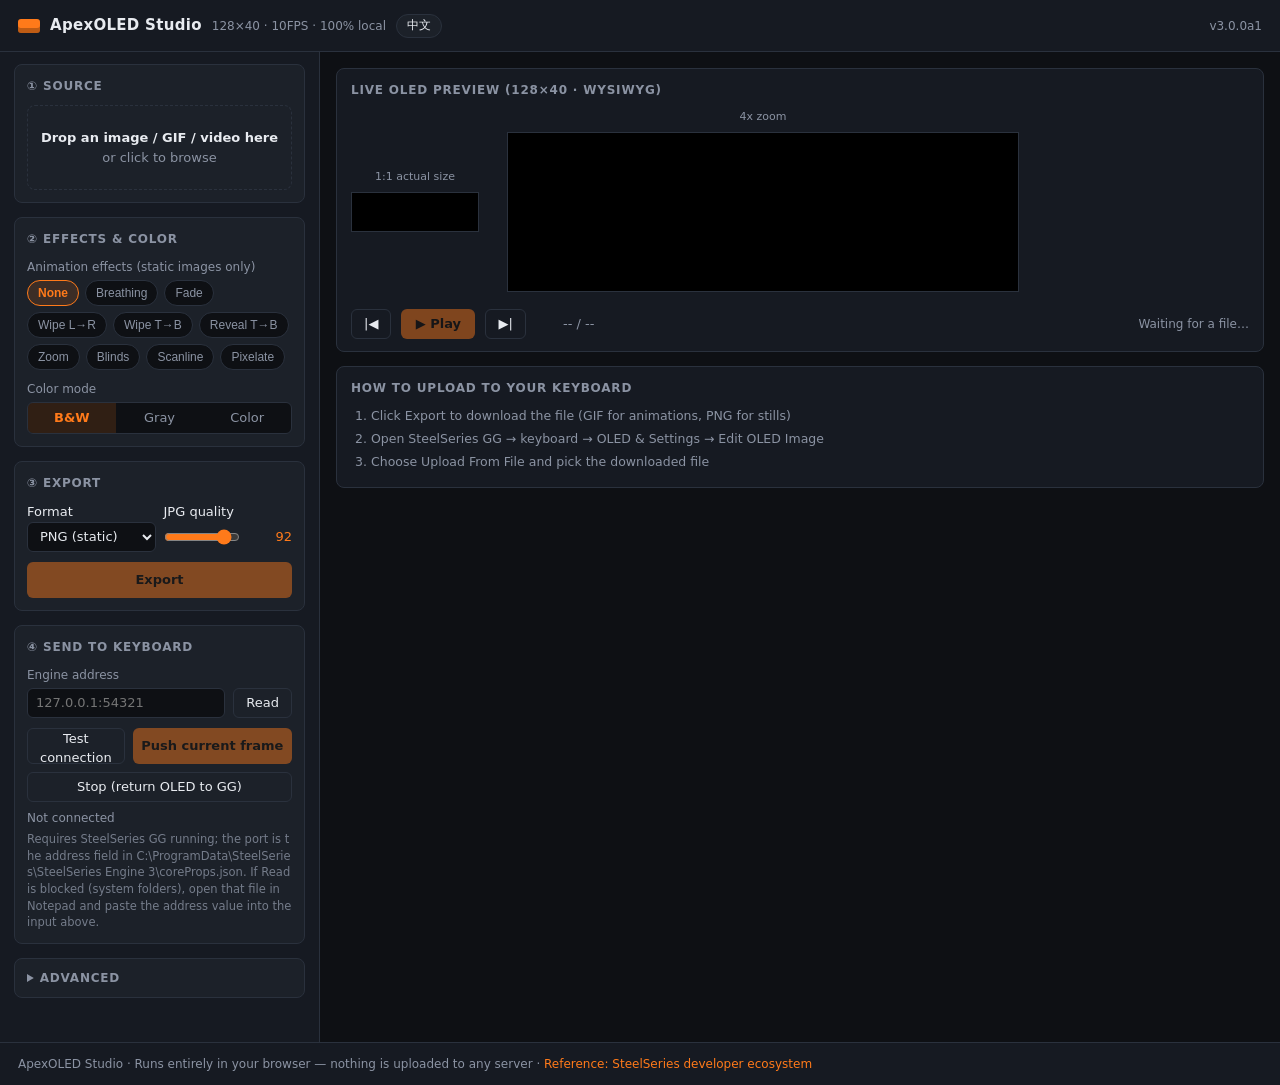
<file: index.html>
<!DOCTYPE html>
<html lang="zh-CN">
<head>
<meta charset="UTF-8">
<meta name="viewport" content="width=device-width, initial-scale=1.0">
<title>ApexOLED Studio — SteelSeries OLED Animation Maker</title>
<meta name="description" content="Turn any image / GIF / video into content for the SteelSeries Apex Pro TKL keyboard OLED screen (128×40). Runs entirely in your browser — no install, nothing uploaded. 中英文双语。">
<link rel="stylesheet" href="style.css">
</head>
<body>

<header>
  <div class="logo-mark"></div>
  <b>ApexOLED Studio</b>
  <span class="tag">
    <span data-zh="128×40 · 10FPS · 纯本地处理" data-en="128×40 · 10FPS · 100% local">128×40 · 10FPS · 纯本地处理</span>
  </span>
  <button id="btn-lang" class="lang-btn" title="切换语言 / Switch language">EN</button>
  <span class="ver" id="ver"></span>
</header>

<main>
  <!-- ============ 左侧参数面板 ============ -->
  <aside id="panel">

    <section>
      <h3 data-zh="① 素材" data-en="① Source">① 素材</h3>
      <div id="dropzone">
        <b data-zh="拖拽图片 / GIF / 视频到这里" data-en="Drop an image / GIF / video here">拖拽图片 / GIF / 视频到这里</b><br>
        <span data-zh="或点击选择文件" data-en="or click to browse">或点击选择文件</span>
      </div>
      <input type="file" id="file-input" accept="image/*,video/*" hidden>
      <div id="src-info" hidden></div>
    </section>

    <section>
      <h3 data-zh="② 效果与色彩" data-en="② Effects &amp; Color">② 效果与色彩</h3>
      <div class="field">
        <label data-zh="动画效果（静态图片生效）" data-en="Animation effects (static images only)">动画效果（静态图片生效）</label>
        <div id="effect-chips" class="chips"></div>
      </div>
      <div class="field">
        <label data-zh="色彩模式" data-en="Color mode">色彩模式</label>
        <div class="seg" id="seg-colors">
          <button data-v="bw" class="on" data-zh="黑白" data-en="B&amp;W" data-zh-title="黑白像素风，OLED 上最清晰（推荐）" data-en-title="1-bit pixels — sharpest on OLED (recommended)">黑白</button>
          <button data-v="gray" data-zh="灰度" data-en="Gray">灰度</button>
          <button data-v="color" data-zh="彩色" data-en="Color">彩色</button>
        </div>
      </div>
    </section>

    <section>
      <h3 data-zh="③ 导出" data-en="③ Export">③ 导出</h3>
      <div class="field row2">
        <div>
          <label data-zh="格式" data-en="Format">格式</label>
          <select id="sel-format">
            <option value="png" data-zh="PNG（静态）" data-en="PNG (static)">PNG（静态）</option>
            <option value="jpg" data-zh="JPG（静态）" data-en="JPG (static)">JPG（静态）</option>
            <option value="bmp" data-zh="BMP（静态）" data-en="BMP (static)">BMP（静态）</option>
            <option value="gif" data-zh="GIF（动态）" data-en="GIF (animated)">GIF（动态）</option>
          </select>
        </div>
        <div id="quality-field">
          <label data-zh="JPG 质量" data-en="JPG quality">JPG 质量</label>
          <div class="rangeval">
            <input type="range" id="rg-quality" min="40" max="100" step="1" value="92">
            <output id="out-quality">92</output>
          </div>
        </div>
      </div>
      <div class="field" id="upload-hint-mini"></div>
      <button class="primary" id="btn-export" disabled data-zh="导出成品" data-en="Export">导出成品</button>
    </section>

    <section id="gs-section">
      <h3 data-zh="④ 直接发送到键盘" data-en="④ Send to keyboard">④ 直接发送到键盘</h3>
      <div class="field">
        <label data-zh="Engine 地址" data-en="Engine address">Engine 地址</label>
        <div class="gs-row">
          <input type="text" id="gs-address" spellcheck="false" placeholder="127.0.0.1:54321">
          <button class="ghost" id="gs-pick" data-zh="读取" data-en="Read" data-zh-title="从 coreProps.json 自动读取端口（Chrome/Edge）" data-en-title="Auto-read the port from coreProps.json (Chrome/Edge)">读取</button>
        </div>
      </div>
      <div class="gs-btns">
        <button class="ghost" id="gs-connect" data-zh="测试连接" data-en="Test connection">测试连接</button>
        <button class="primary" id="gs-send" disabled></button>
      </div>
      <button class="ghost" id="gs-stop" disabled data-zh="停止上屏（交还 GG）" data-en="Stop (return OLED to GG)">停止上屏（交还 GG）</button>
      <div id="gs-status"></div>
      <div class="gs-help" data-zh="需 SteelSeries GG 正在运行；端口见 C:\ProgramData\SteelSeries\SteelSeries Engine 3\coreProps.json 的 address 字段。若「读取」被浏览器禁止（系统目录受限），用记事本打开该文件，把 address 值粘贴到上方输入框即可。" data-en="Requires SteelSeries GG running; the port is the address field in C:\ProgramData\SteelSeries\SteelSeries Engine 3\coreProps.json. If Read is blocked (system folders), open that file in Notepad and paste the address value into the input above.">需 SteelSeries GG 正在运行；端口见 C:\ProgramData\SteelSeries\SteelSeries Engine 3\coreProps.json 的 address 字段。若「读取」被浏览器禁止（系统目录受限），用记事本打开该文件，把 address 值粘贴到上方输入框即可。</div>
    </section>

    <details id="advanced">
      <summary data-zh="高级参数" data-en="Advanced">高级参数</summary>

      <div class="field">
        <label data-zh="入场效果 / 方向" data-en="In effect / direction">入场效果 / 方向</label>
        <div class="row2">
          <select id="sel-eff-in"></select>
          <select id="sel-eff-in-dir"></select>
        </div>
      </div>
      <div class="field">
        <label data-zh="退场效果 / 方向" data-en="Out effect / direction">退场效果 / 方向</label>
        <div class="row2">
          <select id="sel-eff-out"></select>
          <select id="sel-eff-out-dir"></select>
        </div>
      </div>

      <div class="field row2">
        <div>
          <label data-zh="适配模式" data-en="Fit mode">适配模式</label>
          <div class="seg" id="seg-mode">
            <button data-v="cover" class="on" data-zh="cover 填满" data-en="cover fill" data-zh-title="裁剪填满 128×40" data-en-title="Crop to fill 128×40">cover 填满</button>
            <button data-v="fit" data-zh="fit 完整" data-en="fit whole" data-zh-title="完整显示，空白补背景" data-en-title="Fit whole image on background">fit 完整</button>
          </div>
        </div>
        <div>
          <label data-zh="fit 背景色" data-en="fit background">fit 背景色</label>
          <select id="sel-bg">
            <option value="black" data-zh="黑色" data-en="Black">黑色</option>
            <option value="white" data-zh="白色" data-en="White">白色</option>
          </select>
        </div>
      </div>

      <div class="field row2">
        <div>
          <label data-zh="锐化增强" data-en="Sharpen">锐化增强</label>
          <select id="sel-enhance">
            <option value="none" data-zh="关闭" data-en="Off">关闭</option>
            <option value="light" data-zh="轻度锐化" data-en="Light sharpen">轻度锐化</option>
            <option value="strong" data-zh="强力锐化" data-en="Strong sharpen">强力锐化</option>
          </select>
        </div>
        <div>
          <label data-zh="抖动" data-en="Dither">抖动</label>
          <select id="sel-dither">
            <option value="auto" data-zh="自动（平滑递色）" data-en="Auto (smooth)">自动（平滑递色）</option>
            <option value="none" data-zh="无抖动（最锐利）" data-en="None (sharpest)">无抖动（最锐利）</option>
            <option value="bayer" data-zh="棋盘纹理" data-en="Bayer pattern">棋盘纹理</option>
          </select>
        </div>
      </div>

      <div class="field checkline">
        <input type="checkbox" id="chk-logo">
        <span data-zh="白底 Logo 优化（白底压黑、彩字提亮）" data-en="White-bg logo fix (invert white bg, keep color text)">白底 Logo 优化（白底压黑、彩字提亮）</span>
      </div>

      <div class="field">
        <label data-zh="调色板颜色数（灰度/彩色生效）" data-en="Palette size (gray/color)">调色板颜色数（灰度/彩色生效）</label>
        <div class="rangeval">
          <input type="range" id="rg-palette" min="2" max="256" step="2" value="256">
          <output id="out-palette">256</output>
        </div>
      </div>

      <div class="field">
        <label>
          <span data-zh="帧率 FPS：" data-en="Frame rate: ">帧率 FPS：</span><output id="out-fps">10</output>
        </label>
        <input type="range" id="rg-fps" min="1" max="30" step="1" value="10">
      </div>

      <div class="field">
        <label data-zh="效果时间轴（进场 / 停留 / 退场 / 黑屏）" data-en="Effect timeline (in / hold / out / gap)">效果时间轴（进场 / 停留 / 退场 / 黑屏）</label>
        <div class="metric-row">
          <div class="metric"><div class="k" data-zh="进场 s" data-en="In s">进场 s</div><div class="v" id="m-in">0.8</div></div>
          <div class="metric"><div class="k" data-zh="停留 s" data-en="Hold s">停留 s</div><div class="v" id="m-hold">1.6</div></div>
          <div class="metric"><div class="k" data-zh="退场 s" data-en="Out s">退场 s</div><div class="v" id="m-out">0.8</div></div>
          <div class="metric"><div class="k" data-zh="间隔 s" data-en="Gap s">间隔 s</div><div class="v" id="m-gap">0.4</div></div>
        </div>
        <input type="range" id="rg-tin"  min="0" max="5" step="0.1" value="0.8">
        <input type="range" id="rg-thold" min="0" max="5" step="0.1" value="1.6">
        <input type="range" id="rg-tout" min="0" max="5" step="0.1" value="0.8">
        <input type="range" id="rg-tgap" min="0" max="5" step="0.1" value="0.4">
      </div>

      <div class="field row2" id="video-opts" hidden>
        <div>
          <label data-zh="视频截取时长（秒，留空 = 全部）" data-en="Clip duration (s, blank = all)">视频截取时长（秒，留空 = 全部）</label>
          <input type="number" id="in-duration" min="0.1" step="0.5" placeholder="全部" data-zh-ph="全部" data-en-ph="all">
        </div>
        <div>
          <label data-zh="最多帧数（留空 = 不限制）" data-en="Max frames (blank = unlimited)">最多帧数（留空 = 不限制）</label>
          <input type="number" id="in-maxframes" min="1" step="1" placeholder="不限制" data-zh-ph="不限制" data-en-ph="unlimited">
        </div>
      </div>
    </details>
  </aside>

  <!-- ============ 右侧预览舞台 ============ -->
  <div id="stage">

    <div class="stage-card" id="crop-wrap" hidden>
      <h3 data-zh="源图框选（拖出矩形选择要上屏的区域，可选）" data-en="Crop (drag a rectangle to select the on-screen area, optional)">源图框选（拖出矩形选择要上屏的区域，可选）</h3>
      <canvas id="crop-canvas"></canvas>
      <div class="crop-bar">
        <span id="crop-val">未框选（使用完整画面）</span>
        <button class="ghost" id="btn-crop-clear" data-zh="清除框选" data-en="Clear selection">清除框选</button>
      </div>
    </div>

    <div class="stage-card">
      <h3 data-zh="OLED 实时预览（128 × 40 · 预览即成品）" data-en="Live OLED preview (128×40 · WYSIWYG)">OLED 实时预览（128 × 40 · 预览即成品）</h3>
      <div id="oled-row">
        <div class="oled-box">
          <div class="cap" data-zh="1:1 真实尺寸" data-en="1:1 actual size">1:1 真实尺寸</div>
          <canvas id="oled-1x" width="128" height="40"></canvas>
        </div>
        <div class="oled-box">
          <div class="cap" data-zh="4x 放大" data-en="4x zoom">4x 放大</div>
          <canvas id="oled-4x" width="512" height="160"></canvas>
        </div>
      </div>
      <div id="player-bar">
        <button class="ghost" id="btn-prev" data-zh-title="上一帧" data-en-title="Previous frame" title="上一帧">|◀</button>
        <button class="primary" id="btn-play" style="height:30px;width:74px" disabled>▶ 播放</button>
        <button class="ghost" id="btn-next" data-zh-title="下一帧" data-en-title="Next frame" title="下一帧">▶|</button>
        <span id="frame-pos">-- / --</span>
        <span id="render-stats" data-zh="等待素材…" data-en="Waiting for a file…">等待素材…</span>
      </div>
    </div>

    <div class="stage-card" id="warn-card" hidden>
      <h3 data-zh="提示" data-en="Notes">提示</h3>
      <div id="warn-area"></div>
    </div>

    <div class="stage-card" id="guide-card">
      <h3 data-zh="怎么传到键盘上？" data-en="How to upload to your keyboard">怎么传到键盘上？</h3>
      <ol class="guide">
        <li data-zh="点击「导出成品」下载文件（动图为 GIF，静图为 PNG）" data-en="Click Export to download the file (GIF for animations, PNG for stills)">点击「导出成品」下载文件（动图为 GIF，静图为 PNG）</li>
        <li data-zh="打开 SteelSeries GG → 键盘 → OLED &amp; Settings → Edit OLED Image" data-en="Open SteelSeries GG → keyboard → OLED &amp; Settings → Edit OLED Image">打开 SteelSeries GG → 键盘 → OLED &amp; Settings → Edit OLED Image</li>
        <li data-zh="选择 Upload From File，选中刚下载的文件即可" data-en="Choose Upload From File and pick the downloaded file">选择 Upload From File，选中刚下载的文件即可</li>
      </ol>
    </div>

  </div>
</main>

<footer>
  ApexOLED Studio ·
  <span data-zh="纯浏览器本地处理，图片不会上传到任何服务器" data-en="Runs entirely in your browser — nothing is uploaded to any server">纯浏览器本地处理，图片不会上传到任何服务器</span> ·
  <a href="https://github.com/SteelSeries/gamesense-sdk" target="_blank" rel="noopener" data-zh="参考：SteelSeries 开发者生态" data-en="Reference: SteelSeries developer ecosystem">参考：SteelSeries 开发者生态</a>
</footer>

<div id="toast"></div>

<script type="module" src="app.js"></script>
</body>
</html>
</file>
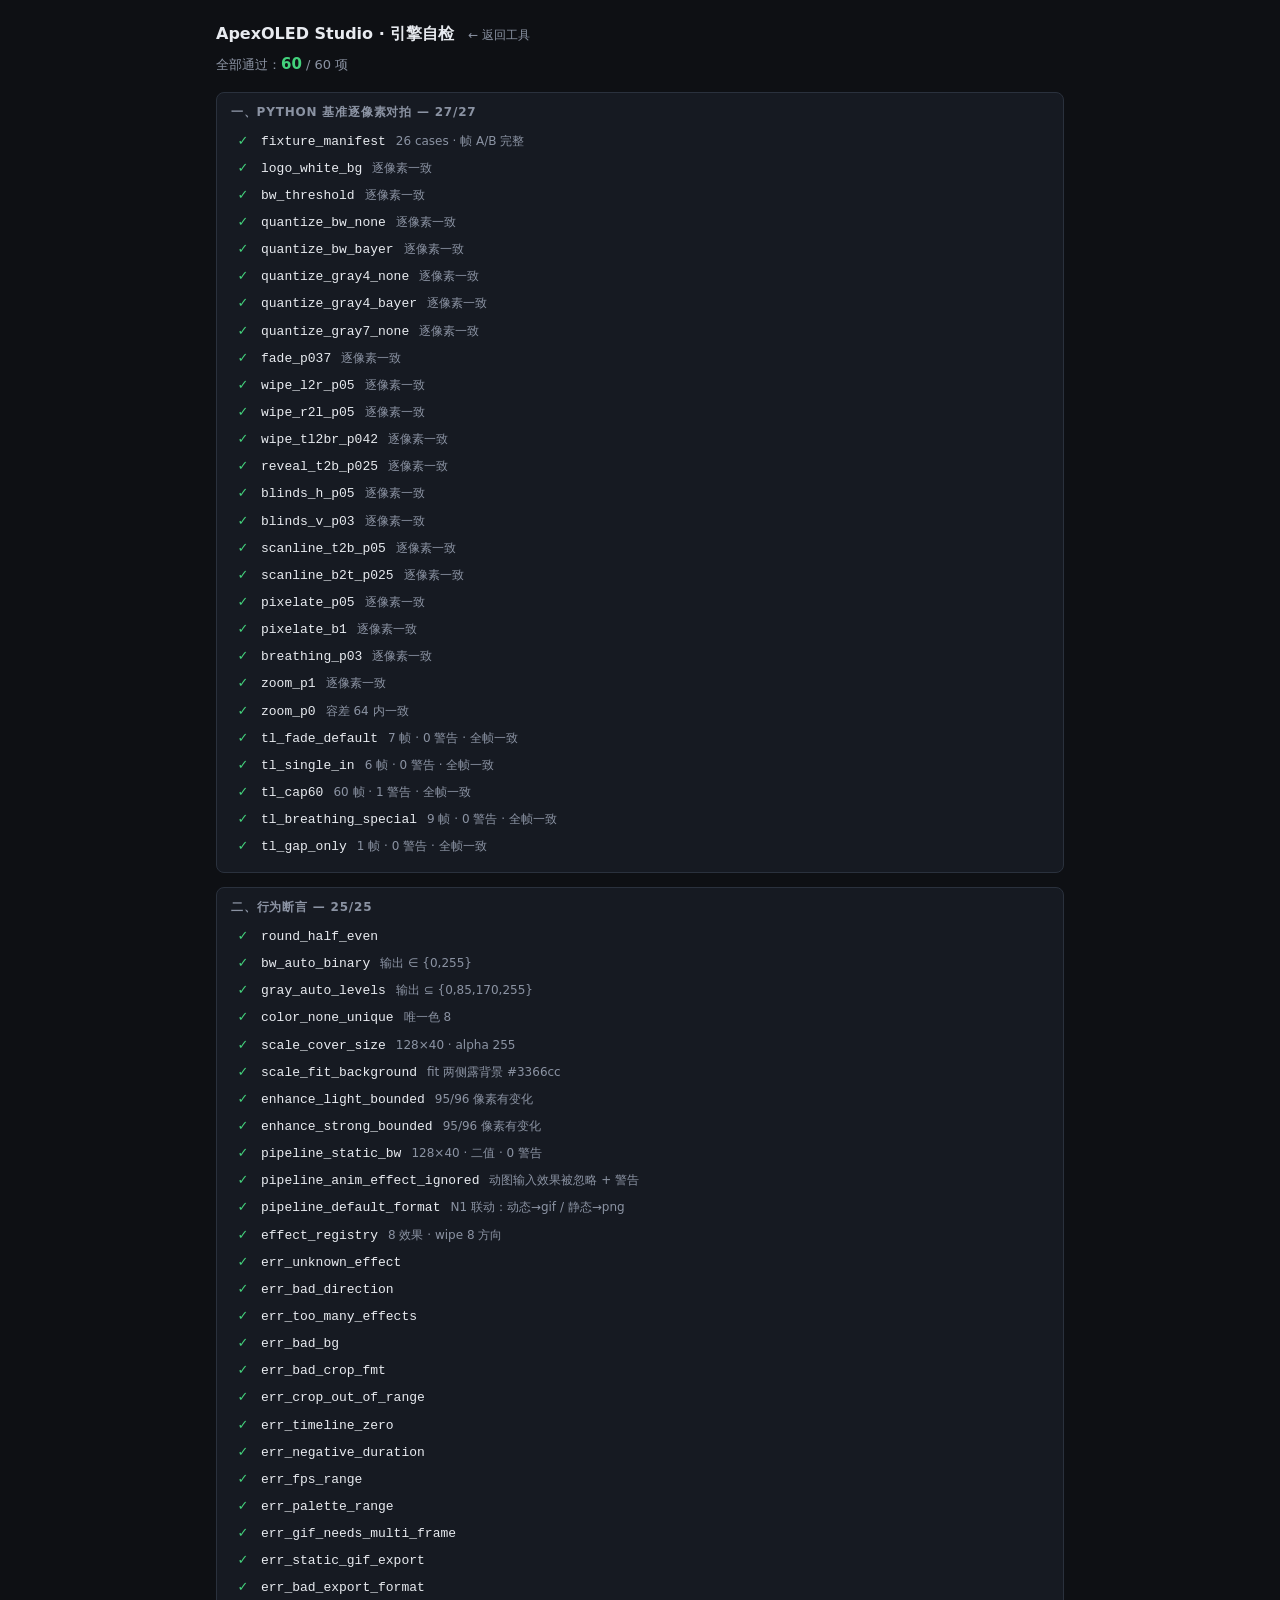
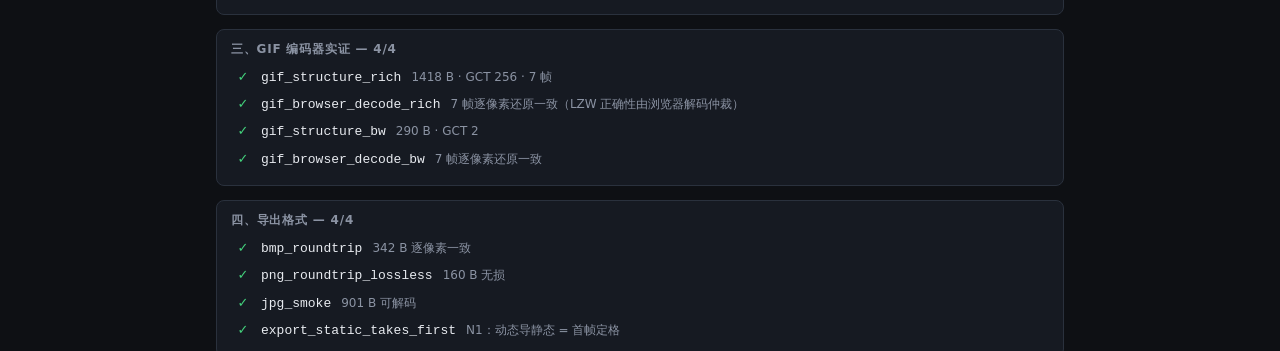
<file: selftest.html>
<!DOCTYPE html>
<html lang="zh-CN">
<head>
<meta charset="UTF-8">
<meta name="viewport" content="width=device-width, initial-scale=1.0">
<title>ApexOLED Studio · 引擎自检</title>
<style>
  :root { --bg:#0e1014; --panel:#161a22; --border:#2a313d; --text:#e8ebf0; --muted:#8b93a3; --accent:#ff7a1a; --ok:#43d17c; --danger:#ff5d5d; }
  * { box-sizing:border-box; margin:0; padding:0; }
  body { background:var(--bg); color:var(--text); font:13px/1.55 system-ui,"Segoe UI","Microsoft YaHei",sans-serif; padding:22px 26px 40px; max-width:900px; margin:0 auto; }
  header { display:flex; align-items:baseline; gap:14px; margin-bottom:6px; }
  header b { font-size:16px; }
  header a { color:var(--muted); font-size:12px; text-decoration:none; }
  header a:hover { color:var(--accent); }
  #summary { margin-bottom:16px; font-size:13px; color:var(--muted); }
  #summary b { font-size:15px; }
  #summary.ok b { color:var(--ok); }
  #summary.bad b { color:var(--danger); }
  .group { background:var(--panel); border:1px solid var(--border); border-radius:8px; padding:10px 14px 12px; margin-bottom:14px; }
  .group h3 { font-size:12px; font-weight:600; color:var(--muted); text-transform:uppercase; letter-spacing:.8px; margin-bottom:6px; }
  .case { display:flex; gap:10px; padding:3px 4px; border-radius:5px; align-items:baseline; }
  .case:hover { background:#1c2129; }
  .case .mark { width:16px; text-align:center; font-weight:700; flex:none; }
  .case.pass .mark { color:var(--ok); }
  .case.fail .mark { color:var(--danger); }
  .case .name { font-family:Consolas,"Cascadia Mono",monospace; flex:none; }
  .case .note { color:var(--muted); font-size:12px; }
  .case.fail .note { color:var(--danger); font-size:12px; word-break:break-all; }
</style>
</head>
<body>
<header>
  <b>ApexOLED Studio · 引擎自检</b>
  <a href="index.html">← 返回工具</a>
</header>
<div id="summary">正在加载对拍 fixtures…</div>
<div id="groups"></div>
<script type="module" src="js/selftest.js"></script>
</body>
</html>
</file>
<file: style.css>
/* ApexOLED Studio v3 —— 深色扁平（赛睿黑橙）· Web 版 */
:root {
  --bg: #0e1014;
  --panel: #161a22;
  --panel-2: #1c2129;
  --border: #2a313d;
  --text: #e8ebf0;
  --muted: #8b93a3;
  --accent: #ff7a1a;
  --accent-soft: rgba(255, 122, 26, 0.14);
  --danger: #ff5d5d;
  --ok: #43d17c;
  --radius: 8px;
  --ctrl-h: 30px;
}

* { box-sizing: border-box; margin: 0; padding: 0; }

html, body {
  background: var(--bg);
  color: var(--text);
  font: 13px/1.5 system-ui, "Segoe UI", "Microsoft YaHei", sans-serif;
  min-height: 100%;
}

/* ---------- 顶栏 ---------- */
header {
  height: 52px;
  display: flex;
  align-items: center;
  gap: 10px;
  padding: 0 18px;
  background: var(--panel);
  border-bottom: 1px solid var(--border);
  position: sticky;
  top: 0;
  z-index: 10;
}
.logo-mark {
  width: 22px; height: 14px;
  background: var(--accent);
  border-radius: 3px;
  box-shadow: inset 0 -5px 0 rgba(0,0,0,.25);
}
header b { font-size: 15px; letter-spacing: .3px; }
header .tag { color: var(--muted); font-size: 12px; }
header .ver { margin-left: auto; color: var(--muted); font-size: 12px; }
.lang-btn {
  height: 24px;
  padding: 0 10px;
  font-size: 12px;
  color: var(--text);
  background: var(--panel-2);
  border: 1px solid var(--border);
  border-radius: 12px;
  cursor: pointer;
  transition: border-color .15s;
}
.lang-btn:hover { border-color: var(--accent); color: var(--accent); }

/* ---------- 布局 ---------- */
main {
  display: grid;
  grid-template-columns: 320px 1fr;
  gap: 0;
  min-height: calc(100vh - 52px - 40px);
}
#panel {
  overflow-y: auto;
  background: var(--panel);
  border-right: 1px solid var(--border);
  padding: 12px 14px 30px;
}
#panel::-webkit-scrollbar { width: 8px; }
#panel::-webkit-scrollbar-thumb { background: var(--border); border-radius: 4px; }

section {
  margin-bottom: 14px;
  background: var(--panel-2);
  border: 1px solid var(--border);
  border-radius: var(--radius);
  padding: 12px;
}
section h3 {
  font-size: 12px;
  font-weight: 600;
  color: var(--muted);
  text-transform: uppercase;
  letter-spacing: .8px;
  margin-bottom: 10px;
}

.field { margin-bottom: 10px; }
.field:last-child { margin-bottom: 0; }
.field > label {
  display: block;
  font-size: 12px;
  color: var(--muted);
  margin-bottom: 4px;
}
.row2 { display: grid; grid-template-columns: 1fr 1fr; gap: 8px; }

/* ---------- 控件 ---------- */
select, input[type="number"], input[type="text"] {
  width: 100%;
  height: var(--ctrl-h);
  padding: 0 8px;
  background: var(--bg);
  color: var(--text);
  border: 1px solid var(--border);
  border-radius: 6px;
  font: inherit;
  outline: none;
}
select:focus, input:focus { border-color: var(--accent); }

input[type="range"] {
  width: 100%;
  height: var(--ctrl-h);
  accent-color: var(--accent);
}
#advanced input[type="range"] { margin-top: -4px; }

.rangeval {
  display: flex;
  justify-content: space-between;
  align-items: center;
  gap: 8px;
}
.rangeval output { color: var(--accent); font-variant-numeric: tabular-nums; min-width: 44px; text-align: right; }

.seg {
  display: flex;
  background: var(--bg);
  border: 1px solid var(--border);
  border-radius: 6px;
  overflow: hidden;
}
.seg button {
  flex: 1;
  height: var(--ctrl-h);
  border: 0;
  background: transparent;
  color: var(--muted);
  font: inherit;
  cursor: pointer;
}
.seg button.on {
  background: var(--accent-soft);
  color: var(--accent);
  font-weight: 600;
}

/* 效果快捷 chips */
.chips {
  display: flex;
  flex-wrap: wrap;
  gap: 6px;
}
.chips button {
  height: 26px;
  padding: 0 10px;
  font-size: 12px;
  border: 1px solid var(--border);
  border-radius: 13px;
  background: var(--bg);
  color: var(--muted);
  cursor: pointer;
  transition: all .12s;
}
.chips button:hover { border-color: var(--accent); color: var(--accent); }
.chips button.on {
  background: var(--accent-soft);
  border-color: var(--accent);
  color: var(--accent);
  font-weight: 600;
}
.chips button.custom {
  border-style: dashed;
  color: var(--text);
}

.checkline {
  display: flex;
  align-items: center;
  gap: 8px;
  cursor: pointer;
  user-select: none;
}
.checkline input { width: 15px; height: 15px; accent-color: var(--accent); }
.checkline span { font-size: 12.5px; }

button.primary {
  width: 100%;
  height: 36px;
  background: var(--accent);
  color: #16100a;
  border: 0;
  border-radius: 6px;
  font: inherit;
  font-weight: 700;
  cursor: pointer;
  transition: filter .12s;
}
button.primary:hover { filter: brightness(1.12); }
button.primary:disabled { opacity: .45; cursor: not-allowed; }
button.ghost {
  height: var(--ctrl-h);
  padding: 0 12px;
  background: transparent;
  color: var(--text);
  border: 1px solid var(--border);
  border-radius: 6px;
  font: inherit;
  cursor: pointer;
}
button.ghost:hover { border-color: var(--accent); color: var(--accent); }

/* ---------- 高级参数 ---------- */
#advanced {
  background: var(--panel-2);
  border: 1px solid var(--border);
  border-radius: var(--radius);
  margin-bottom: 14px;
}
#advanced summary {
  cursor: pointer;
  padding: 10px 12px;
  font-size: 12px;
  font-weight: 600;
  color: var(--muted);
  text-transform: uppercase;
  letter-spacing: .8px;
  user-select: none;
}
#advanced summary:hover { color: var(--accent); }
#advanced > .field, #advanced > .checkline { margin: 0 12px 10px; }
#advanced .metric-row { margin: 4px 0 8px; }

/* ---------- 素材区 ---------- */
#dropzone {
  border: 1.5px dashed var(--border);
  border-radius: var(--radius);
  padding: 22px 10px;
  text-align: center;
  color: var(--muted);
  cursor: pointer;
  transition: border-color .15s, color .15s;
}
#dropzone:hover, #dropzone.over {
  border-color: var(--accent);
  color: var(--accent);
  background: var(--accent-soft);
}
#dropzone b { color: var(--text); }
#src-info {
  font-size: 12px;
  color: var(--muted);
  margin-top: 8px;
  word-break: break-all;
}
#src-info b { color: var(--text); }

#upload-hint-mini { font-size: 12px; color: var(--muted); }

/* ---------- GameSense 直连 ---------- */
.gs-row { display: flex; gap: 8px; }
.gs-row input { flex: 1; min-width: 0; }
.gs-row button { flex: 0 0 auto; }
.gs-btns { display: grid; grid-template-columns: 1fr 1.7fr; gap: 8px; margin-bottom: 8px; }
.gs-btns .ghost { height: 36px; }
#gs-stop { width: 100%; margin-bottom: 8px; }
#gs-status { font-size: 12px; color: var(--muted); margin-bottom: 4px; line-height: 1.45; }
#gs-status.ok { color: var(--ok); }
#gs-status.err { color: var(--danger); }
.gs-help { font-size: 11.5px; color: var(--muted); opacity: .8; line-height: 1.45; word-break: break-all; }

/* ---------- 右侧舞台 ---------- */
#stage {
  display: flex;
  flex-direction: column;
  overflow-y: auto;
  padding: 16px;
  gap: 14px;
}
#stage::-webkit-scrollbar { width: 8px; }
#stage::-webkit-scrollbar-thumb { background: var(--border); border-radius: 4px; }

.stage-card {
  background: var(--panel);
  border: 1px solid var(--border);
  border-radius: var(--radius);
  padding: 12px 14px;
}
.stage-card h3 {
  font-size: 12px;
  font-weight: 600;
  color: var(--muted);
  text-transform: uppercase;
  letter-spacing: .8px;
  margin-bottom: 10px;
}
#crop-wrap { position: relative; }
#crop-canvas {
  max-width: 100%;
  border-radius: 4px;
  cursor: crosshair;
  display: block;
  touch-action: none;
}
.crop-bar {
  display: flex;
  align-items: center;
  justify-content: space-between;
  gap: 10px;
  margin-top: 8px;
  font-size: 12px;
  color: var(--muted);
}
.crop-bar code { color: var(--accent); font-family: Consolas, monospace; }

/* OLED 预览 */
#oled-row {
  display: flex;
  align-items: center;
  gap: 28px;
  flex-wrap: wrap;
}
.oled-box { text-align: center; }
.oled-box .cap { font-size: 11px; color: var(--muted); margin-bottom: 6px; }
#oled-1x { width: 128px; height: 40px; image-rendering: pixelated; background: #000; border: 1px solid var(--border); }
#oled-4x { width: 512px; height: 160px; image-rendering: pixelated; background: #000; border: 1px solid var(--border); max-width: 100%; }

/* 播放控制 */
#player-bar {
  display: flex;
  align-items: center;
  gap: 10px;
  margin-top: 12px;
}
#frame-pos {
  font-variant-numeric: tabular-nums;
  color: var(--muted);
  min-width: 86px;
  text-align: center;
}
#render-stats { margin-left: auto; font-size: 12px; color: var(--muted); }
#render-stats b { color: var(--text); }

/* 警告条 */
#warn-area { display: flex; flex-direction: column; gap: 4px; }
.warn-item {
  font-size: 12.5px;
  color: #e8c07a;
  background: rgba(232, 192, 122, .08);
  border: 1px solid rgba(232, 192, 122, .25);
  border-radius: 6px;
  padding: 6px 10px;
}

/* 上传指引 */
.guide { padding-left: 20px; color: var(--muted); font-size: 12.5px; }
.guide li { margin-bottom: 4px; }
.guide b { color: var(--text); }

/* 帧率/时长小卡 */
.metric-row { display: grid; grid-template-columns: repeat(4, 1fr); gap: 8px; }
.metric {
  background: var(--bg);
  border: 1px solid var(--border);
  border-radius: 6px;
  padding: 6px 8px;
  text-align: center;
}
.metric .k { font-size: 11px; color: var(--muted); }
.metric .v { font-size: 14px; font-weight: 600; color: var(--accent); font-variant-numeric: tabular-nums; }

/* ---------- 页脚 ---------- */
footer {
  padding: 12px 18px;
  color: var(--muted);
  font-size: 12px;
  background: var(--panel);
  border-top: 1px solid var(--border);
}
footer a { color: var(--accent); text-decoration: none; }

/* ---------- Toast ---------- */
#toast {
  position: fixed;
  left: 50%;
  bottom: 28px;
  transform: translateX(-50%) translateY(20px);
  max-width: 70%;
  padding: 9px 16px;
  border-radius: 8px;
  font-size: 13px;
  opacity: 0;
  pointer-events: none;
  transition: opacity .18s, transform .18s;
  z-index: 99;
}
#toast.show { opacity: 1; transform: translateX(-50%) translateY(0); }
#toast.err { background: #3a1f22; color: #ff9c9c; border: 1px solid #5c2b30; }
#toast.ok { background: #17301f; color: #7fe0a8; border: 1px solid #235c39; }

/* ---------- 响应式 ---------- */
@media (max-width: 860px) {
  main { grid-template-columns: 1fr; min-height: auto; }
  #panel { border-right: 0; border-bottom: 1px solid var(--border); }
  #oled-4x { width: 100%; height: auto; }
  header .tag { display: none; }
}
</file>
